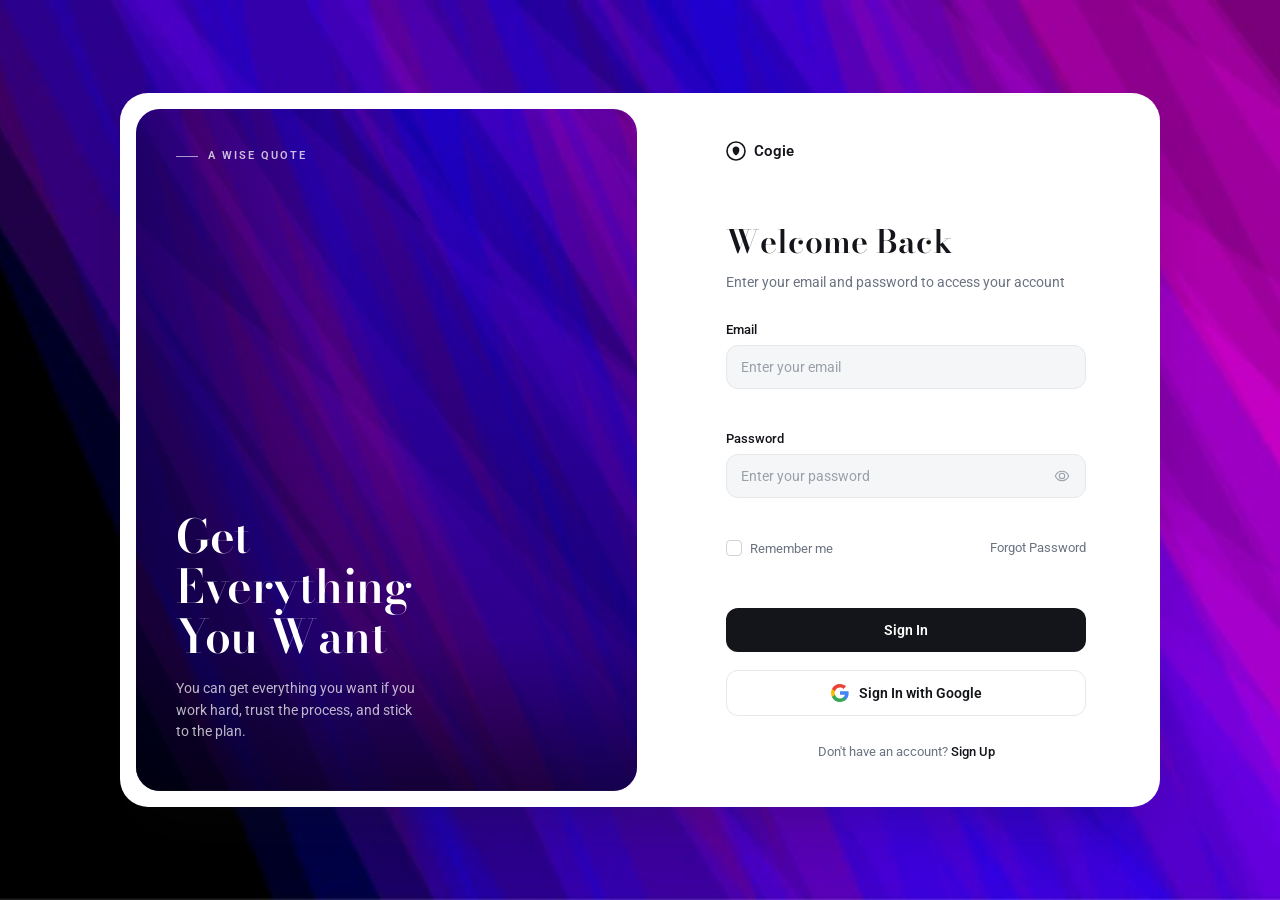
<file: index.html>
<!DOCTYPE html>
<html lang="en">
<head>
  <meta charset="UTF-8" />
  <meta name="viewport" content="width=device-width, initial-scale=1.0" />
  <title>Cogie | Welcome Back</title>
  <meta name="description" content="Sign in to your Cogie account" />
  <link rel="preconnect" href="https://fonts.googleapis.com" />
  <link rel="preconnect" href="https://fonts.gstatic.com" crossorigin />
  <link href="https://fonts.googleapis.com/css2?family=Bodoni+Moda:ital,wght@0,500;0,600;0,700;1,500&family=Roboto:wght@400;500;700&display=swap" rel="stylesheet" />
  <link rel="stylesheet" href="styles.css" />
</head>
<body>

  <main class="auth">
    <!-- LEFT PANEL: brand / visual -->
    <section class="auth__visual" aria-hidden="true">
      <div class="auth__blob" role="presentation"></div>

      <p class="auth__eyebrow">A wise quote</p>

      <div class="auth__hero">
        <h1 class="auth__hero-title">Get<br />Everything<br />You Want</h1>
        <p class="auth__hero-sub">
          You can get everything you want if you work hard,
          trust the process, and stick to the plan.
        </p>
      </div>
    </section>

    <!-- RIGHT PANEL: form -->
    <section class="auth__form-panel">
      <div class="auth__form-inner">

        <div class="brand">
          <span class="brand__mark">
            <svg width="20" height="20" viewBox="0 0 20 20" fill="none" xmlns="http://www.w3.org/2000/svg">
              <circle cx="10" cy="10" r="9" stroke="currentColor" stroke-width="1.6"/>
              <path d="M10 5.5c-1.9 0-3.4 1.5-3.4 3.4 0 1.9 1.5 4.6 3.4 5.6 1.9-1 3.4-3.7 3.4-5.6 0-1.9-1.5-3.4-3.4-3.4z" fill="currentColor"/>
            </svg>
          </span>
          <span class="brand__name">Cogie</span>
        </div>

        <div class="auth__copy">
          <h2 class="auth__title">Welcome Back</h2>
          <p class="auth__subtitle">Enter your email and password to access your account</p>
        </div>

        <form id="login-form" class="login-form" novalidate>

          <div class="field">
            <label for="email" class="field__label">Email</label>
            <input
              type="email"
              id="email"
              name="email"
              class="field__input"
              placeholder="Enter your email"
              autocomplete="email"
              required
              aria-required="true"
              aria-describedby="email-error"
            />
            <p id="email-error" class="field__error" role="alert" aria-live="polite"></p>
          </div>

          <div class="field">
            <label for="password" class="field__label">Password</label>
            <div class="field__input-wrap">
              <input
                type="password"
                id="password"
                name="password"
                class="field__input"
                placeholder="Enter your password"
                autocomplete="current-password"
                required
                aria-required="true"
                minlength="8"
                aria-describedby="password-error"
              />
              <button
                type="button"
                class="field__toggle"
                id="toggle-password"
                aria-label="Show password"
                aria-pressed="false"
              >
                <svg class="icon-eye" width="18" height="18" viewBox="0 0 24 24" fill="none" xmlns="http://www.w3.org/2000/svg" aria-hidden="true">
                  <path d="M2 12s3-7 10-7 10 7 10 7-3 7-10 7-10-7-10-7Z" stroke="currentColor" stroke-width="1.6" stroke-linecap="round" stroke-linejoin="round"/>
                  <circle cx="12" cy="12" r="4" stroke="currentColor" stroke-width="1.6"/>
                </svg>
                <svg class="icon-eye-off" width="18" height="18" viewBox="0 0 24 24" fill="none" xmlns="http://www.w3.org/2000/svg" aria-hidden="true" hidden>
                  <path d="M9.88 9.88a3 3 0 1 0 4.24 4.24" stroke="currentColor" stroke-width="1.6" stroke-linecap="round" stroke-linejoin="round"/>
                  <path d="M10.73 5.08A10.43 10.43 0 0 1 12 5c7 0 10 7 10 7a13.16 13.16 0 0 1-1.67 2.68" stroke="currentColor" stroke-width="1.6" stroke-linecap="round" stroke-linejoin="round"/>
                  <path d="M6.61 6.61A13.526 13.526 0 0 0 2 12s3 7 10 7a9.74 9.74 0 0 0 5.39-1.61" stroke="currentColor" stroke-width="1.6" stroke-linecap="round" stroke-linejoin="round"/>
                  <path d="M2 2l20 20" stroke="currentColor" stroke-width="1.6" stroke-linecap="round" stroke-linejoin="round"/>
                </svg>
              </button>
            </div>
            <p id="password-error" class="field__error" role="alert" aria-live="polite"></p>
          </div>

          <div class="field field--row">
            <label class="checkbox">
              <input type="checkbox" id="remember" name="remember" />
              <span class="checkbox__box" aria-hidden="true"></span>
              <span class="checkbox__label">Remember me</span>
            </label>
            <a href="forgot-password.html" class="link link--muted">Forgot Password</a>
          </div>

          <p id="form-status" class="form-status" role="alert" aria-live="polite"></p>

          <button type="submit" class="btn btn--primary">
            <span class="btn__label">Sign In</span>
            <span class="btn__spinner" aria-hidden="true" hidden></span>
          </button>

          <button type="button" class="btn btn--google">
            <svg width="18" height="18" viewBox="0 0 18 18" xmlns="http://www.w3.org/2000/svg" aria-hidden="true">
              <path d="M17.64 9.2c0-.64-.06-1.25-.16-1.84H9v3.48h4.84a4.14 4.14 0 0 1-1.8 2.72v2.26h2.9c1.7-1.57 2.7-3.88 2.7-6.62Z" fill="#4285F4"/>
              <path d="M9 18c2.43 0 4.47-.8 5.96-2.18l-2.9-2.26c-.8.54-1.84.86-3.06.86-2.35 0-4.34-1.59-5.05-3.72H.95v2.33A9 9 0 0 0 9 18Z" fill="#34A853"/>
              <path d="M3.95 10.7A5.4 5.4 0 0 1 3.67 9c0-.59.1-1.17.28-1.7V4.97H.95A9 9 0 0 0 0 9c0 1.45.35 2.83.95 4.03l3-2.33Z" fill="#FBBC05"/>
              <path d="M9 3.58c1.32 0 2.51.46 3.44 1.35l2.58-2.58C13.46.89 11.43 0 9 0A9 9 0 0 0 .95 4.97l3 2.33C4.66 5.17 6.65 3.58 9 3.58Z" fill="#EA4335"/>
            </svg>
            <span>Sign In with Google</span>
          </button>
        </form>

        <p class="auth__footer">
          Don't have an account? <a href="signup.html" class="link">Sign Up</a>
        </p>
      </div>
    </section>
  </main>

  <script src="script.js"></script>
</body>
</html>
</file>
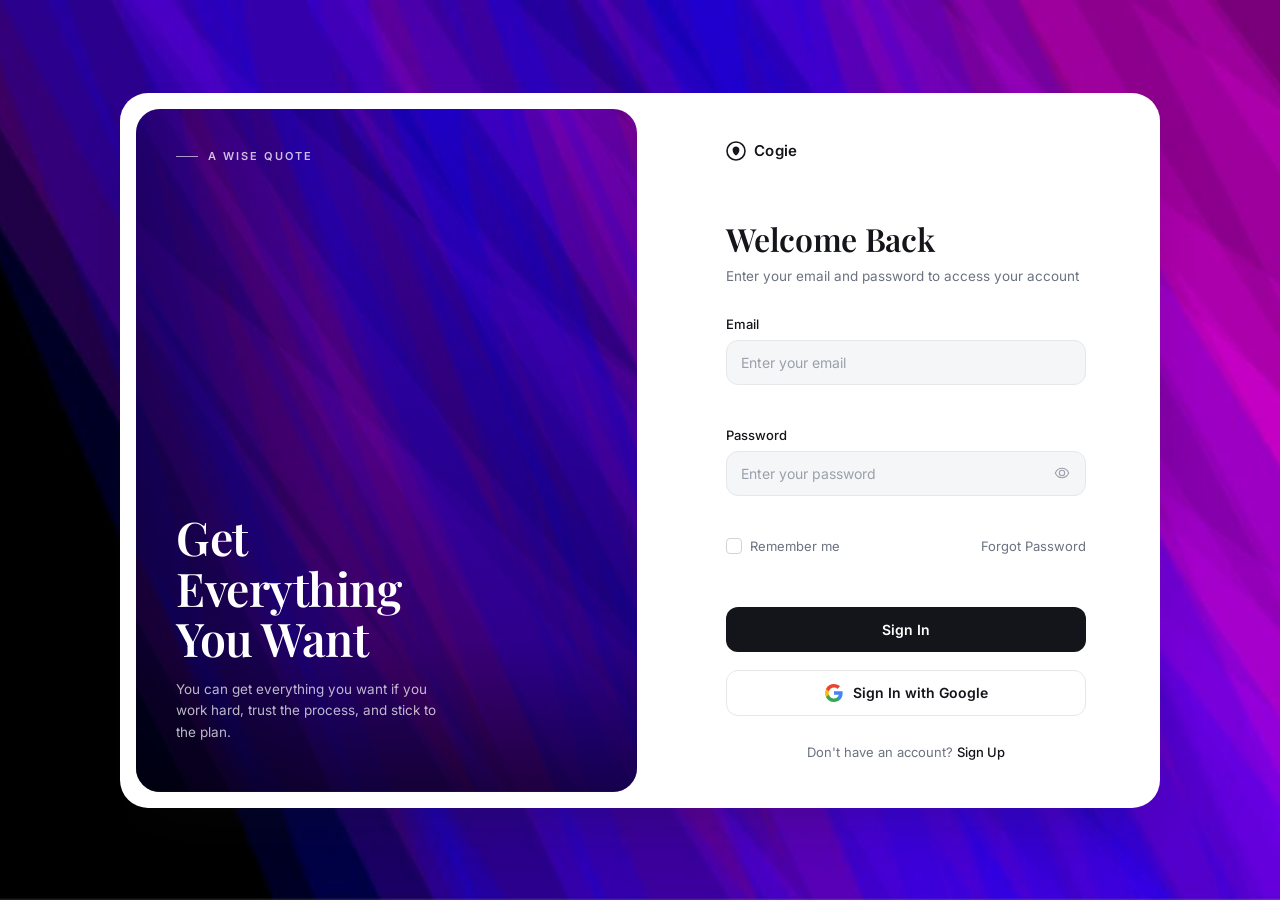
<file: cogie-login/index.html>
<!DOCTYPE html>
<html lang="en">
<head>
  <meta charset="UTF-8" />
  <meta name="viewport" content="width=device-width, initial-scale=1.0" />
  <title>Cogie | Welcome Back</title>
  <meta name="description" content="Sign in to your Cogie account" />
  <link rel="preconnect" href="https://fonts.googleapis.com" />
  <link rel="preconnect" href="https://fonts.gstatic.com" crossorigin />
  <link href="https://fonts.googleapis.com/css2?family=Playfair+Display:ital,wght@0,500;0,600;0,700;1,500&family=Inter:wght@400;500;600;700&display=swap" rel="stylesheet" />
  <link rel="stylesheet" href="styles.css" />
</head>
<body>

  <main class="auth">
    <!-- LEFT PANEL: brand / visual -->
    <section class="auth__visual" aria-hidden="true">
      <div class="auth__blob" role="presentation"></div>

      <p class="auth__eyebrow">A wise quote</p>

      <div class="auth__hero">
        <h1 class="auth__hero-title">Get<br />Everything<br />You Want</h1>
        <p class="auth__hero-sub">
          You can get everything you want if you work hard,
          trust the process, and stick to the plan.
        </p>
      </div>
    </section>

    <!-- RIGHT PANEL: form -->
    <section class="auth__form-panel">
      <div class="auth__form-inner">

        <div class="brand">
          <span class="brand__mark">
            <svg width="20" height="20" viewBox="0 0 20 20" fill="none" xmlns="http://www.w3.org/2000/svg">
              <circle cx="10" cy="10" r="9" stroke="currentColor" stroke-width="1.6"/>
              <path d="M10 5.5c-1.9 0-3.4 1.5-3.4 3.4 0 1.9 1.5 4.6 3.4 5.6 1.9-1 3.4-3.7 3.4-5.6 0-1.9-1.5-3.4-3.4-3.4z" fill="currentColor"/>
            </svg>
          </span>
          <span class="brand__name">Cogie</span>
        </div>

        <div class="auth__copy">
          <h2 class="auth__title">Welcome Back</h2>
          <p class="auth__subtitle">Enter your email and password to access your account</p>
        </div>

        <form id="login-form" class="login-form" novalidate>

          <div class="field">
            <label for="email" class="field__label">Email</label>
            <input
              type="email"
              id="email"
              name="email"
              class="field__input"
              placeholder="Enter your email"
              autocomplete="email"
              required
              aria-required="true"
              aria-describedby="email-error"
            />
            <p id="email-error" class="field__error" role="alert" aria-live="polite"></p>
          </div>

          <div class="field">
            <label for="password" class="field__label">Password</label>
            <div class="field__input-wrap">
              <input
                type="password"
                id="password"
                name="password"
                class="field__input"
                placeholder="Enter your password"
                autocomplete="current-password"
                required
                aria-required="true"
                minlength="8"
                aria-describedby="password-error"
              />
              <button
                type="button"
                class="field__toggle"
                id="toggle-password"
                aria-label="Show password"
                aria-pressed="false"
              >
                <svg class="icon-eye" width="18" height="18" viewBox="0 0 24 24" fill="none" xmlns="http://www.w3.org/2000/svg" aria-hidden="true">
                  <path d="M2 12s3-7 10-7 10 7 10 7-3 7-10 7-10-7-10-7Z" stroke="currentColor" stroke-width="1.6" stroke-linecap="round" stroke-linejoin="round"/>
                  <circle cx="12" cy="12" r="4" stroke="currentColor" stroke-width="1.6"/>
                </svg>
                <svg class="icon-eye-off" width="18" height="18" viewBox="0 0 24 24" fill="none" xmlns="http://www.w3.org/2000/svg" aria-hidden="true" hidden>
                  <path d="M9.88 9.88a3 3 0 1 0 4.24 4.24" stroke="currentColor" stroke-width="1.6" stroke-linecap="round" stroke-linejoin="round"/>
                  <path d="M10.73 5.08A10.43 10.43 0 0 1 12 5c7 0 10 7 10 7a13.16 13.16 0 0 1-1.67 2.68" stroke="currentColor" stroke-width="1.6" stroke-linecap="round" stroke-linejoin="round"/>
                  <path d="M6.61 6.61A13.526 13.526 0 0 0 2 12s3 7 10 7a9.74 9.74 0 0 0 5.39-1.61" stroke="currentColor" stroke-width="1.6" stroke-linecap="round" stroke-linejoin="round"/>
                  <path d="M2 2l20 20" stroke="currentColor" stroke-width="1.6" stroke-linecap="round" stroke-linejoin="round"/>
                </svg>
              </button>
            </div>
            <p id="password-error" class="field__error" role="alert" aria-live="polite"></p>
          </div>

          <div class="field field--row">
            <label class="checkbox">
              <input type="checkbox" id="remember" name="remember" />
              <span class="checkbox__box" aria-hidden="true"></span>
              <span class="checkbox__label">Remember me</span>
            </label>
            <a href="forgot-password.html" class="link link--muted">Forgot Password</a>
          </div>

          <p id="form-status" class="form-status" role="alert" aria-live="polite"></p>

          <button type="submit" class="btn btn--primary">
            <span class="btn__label">Sign In</span>
            <span class="btn__spinner" aria-hidden="true" hidden></span>
          </button>

          <button type="button" class="btn btn--google">
            <svg width="18" height="18" viewBox="0 0 18 18" xmlns="http://www.w3.org/2000/svg" aria-hidden="true">
              <path d="M17.64 9.2c0-.64-.06-1.25-.16-1.84H9v3.48h4.84a4.14 4.14 0 0 1-1.8 2.72v2.26h2.9c1.7-1.57 2.7-3.88 2.7-6.62Z" fill="#4285F4"/>
              <path d="M9 18c2.43 0 4.47-.8 5.96-2.18l-2.9-2.26c-.8.54-1.84.86-3.06.86-2.35 0-4.34-1.59-5.05-3.72H.95v2.33A9 9 0 0 0 9 18Z" fill="#34A853"/>
              <path d="M3.95 10.7A5.4 5.4 0 0 1 3.67 9c0-.59.1-1.17.28-1.7V4.97H.95A9 9 0 0 0 0 9c0 1.45.35 2.83.95 4.03l3-2.33Z" fill="#FBBC05"/>
              <path d="M9 3.58c1.32 0 2.51.46 3.44 1.35l2.58-2.58C13.46.89 11.43 0 9 0A9 9 0 0 0 .95 4.97l3 2.33C4.66 5.17 6.65 3.58 9 3.58Z" fill="#EA4335"/>
            </svg>
            <span>Sign In with Google</span>
          </button>
        </form>

        <p class="auth__footer">
          Don't have an account? <a href="signup.html" class="link">Sign Up</a>
        </p>
      </div>
    </section>
  </main>

  <script src="script.js"></script>
</body>
</html>
</file>
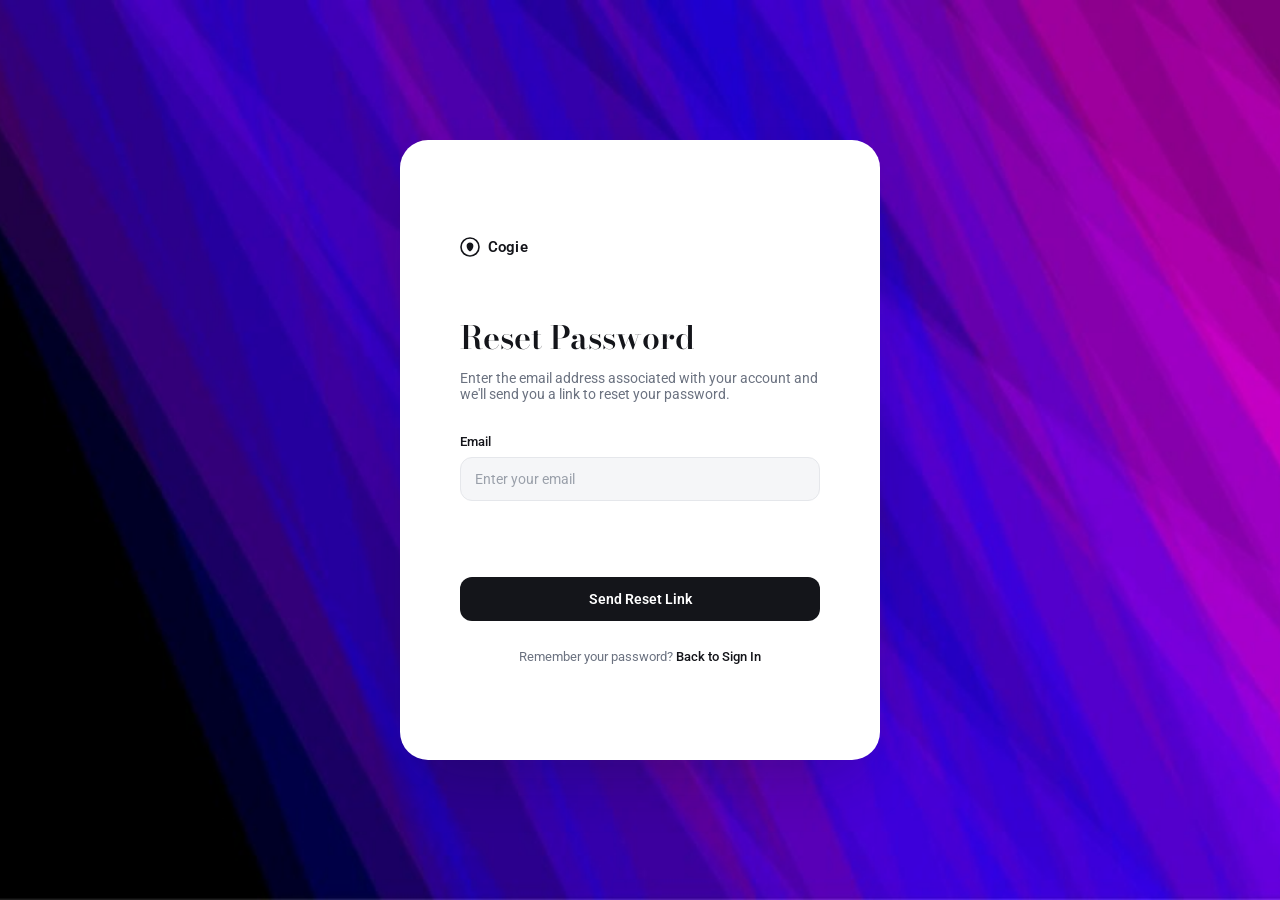
<file: forgot-password.html>
<!DOCTYPE html>
<html lang="en">
<head>
  <meta charset="UTF-8" />
  <meta name="viewport" content="width=device-width, initial-scale=1.0" />
  <title>Cogie | Forgot Password</title>
  <meta name="description" content="Recover your Cogie account password" />
  <link rel="preconnect" href="https://fonts.googleapis.com" />
  <link rel="preconnect" href="https://fonts.gstatic.com" crossorigin />
  <link href="https://fonts.googleapis.com/css2?family=Bodoni+Moda:ital,wght@0,500;0,600;0,700;1,500&family=Roboto:wght@400;500;700&display=swap" rel="stylesheet" />
  <link rel="stylesheet" href="styles.css" />
</head>
<body class="page-enter">

  <main class="auth auth--single">
    <section class="auth__form-panel auth__form-panel--full">
      <div class="auth__form-inner fade-in-up">

        <div class="brand">
          <span class="brand__mark">
            <svg width="20" height="20" viewBox="0 0 20 20" fill="none" xmlns="http://www.w3.org/2000/svg">
              <circle cx="10" cy="10" r="9" stroke="currentColor" stroke-width="1.6"/>
              <path d="M10 5.5c-1.9 0-3.4 1.5-3.4 3.4 0 1.9 1.5 4.6 3.4 5.6 1.9-1 3.4-3.7 3.4-5.6 0-1.9-1.5-3.4-3.4-3.4z" fill="currentColor"/>
            </svg>
          </span>
          <span class="brand__name">Cogie</span>
        </div>

        <div class="auth__copy">
          <h2 class="auth__title">Reset Password</h2>
          <p class="auth__subtitle">Enter the email address associated with your account and we'll send you a link to reset your password.</p>
        </div>

        <form id="forgot-form" class="login-form" novalidate>

          <div class="field">
            <label for="email" class="field__label">Email</label>
            <input
              type="email"
              id="email"
              name="email"
              class="field__input"
              placeholder="Enter your email"
              autocomplete="email"
              required
              aria-required="true"
            />
            <p id="email-error" class="field__error" role="alert" aria-live="polite"></p>
          </div>

          <p id="form-status" class="form-status" role="alert" aria-live="polite"></p>

          <button type="submit" class="btn btn--primary btn--animate">
            <span class="btn__label">Send Reset Link</span>
            <span class="btn__spinner" aria-hidden="true" hidden></span>
          </button>

        </form>

        <p class="auth__footer">
          Remember your password? <a href="index.html" class="link">Back to Sign In</a>
        </p>
      </div>
    </section>
  </main>

  <script src="script.js"></script>
</body>
</html>
</file>
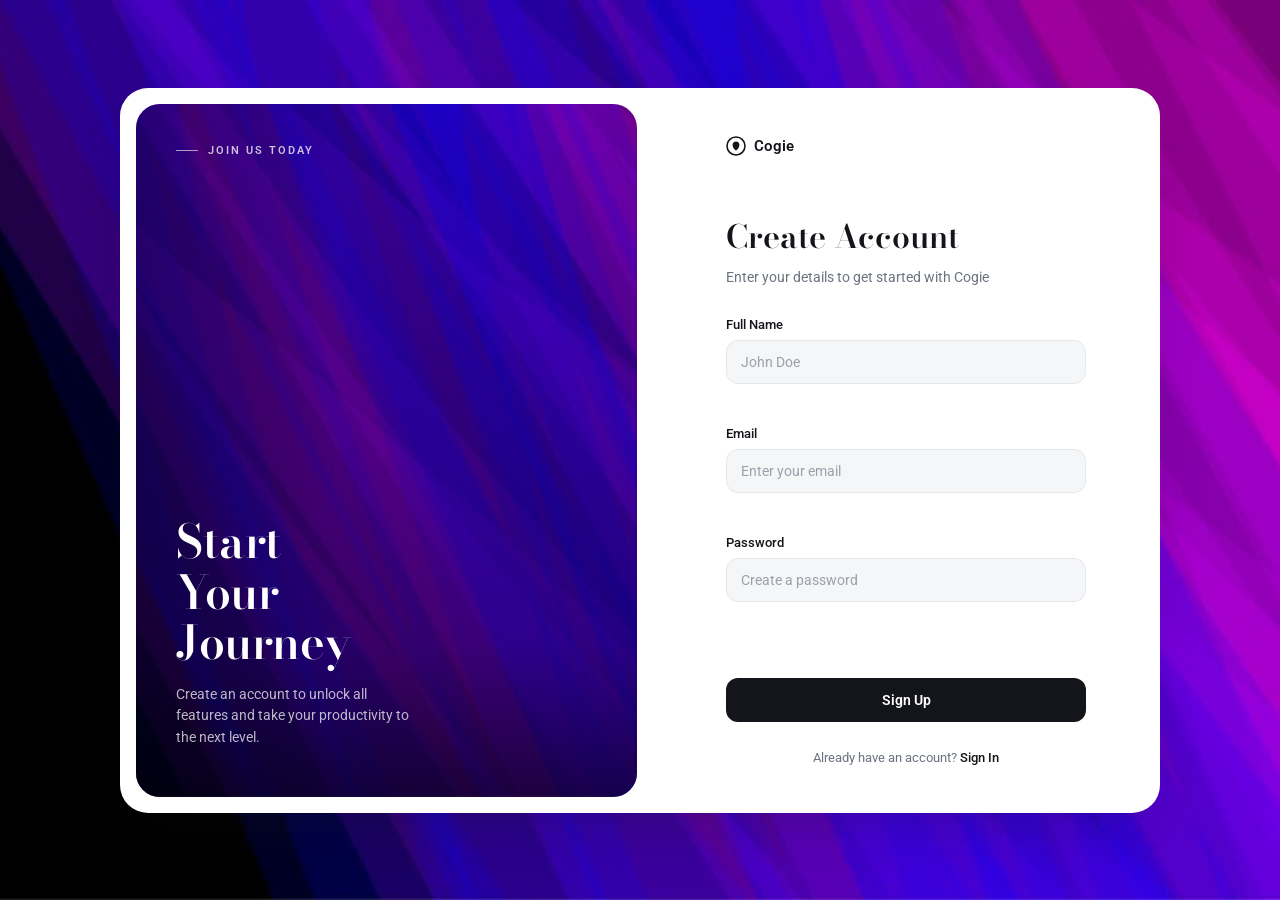
<file: signup.html>
<!DOCTYPE html>
<html lang="en">
<head>
  <meta charset="UTF-8" />
  <meta name="viewport" content="width=device-width, initial-scale=1.0" />
  <title>Cogie | Sign Up</title>
  <meta name="description" content="Create a new Cogie account" />
  <link rel="preconnect" href="https://fonts.googleapis.com" />
  <link rel="preconnect" href="https://fonts.gstatic.com" crossorigin />
  <link href="https://fonts.googleapis.com/css2?family=Bodoni+Moda:ital,wght@0,500;0,600;0,700;1,500&family=Roboto:wght@400;500;700&display=swap" rel="stylesheet" />
  <link rel="stylesheet" href="styles.css" />
</head>
<body class="page-enter">

  <main class="auth auth--signup">
    <!-- LEFT PANEL: brand / visual -->
    <section class="auth__visual" aria-hidden="true">
      <div class="auth__blob" role="presentation"></div>

      <p class="auth__eyebrow">Join Us Today</p>

      <div class="auth__hero">
        <h1 class="auth__hero-title">Start<br />Your<br />Journey</h1>
        <p class="auth__hero-sub">
          Create an account to unlock all features and take your productivity to the next level.
        </p>
      </div>
    </section>

    <!-- RIGHT PANEL: form -->
    <section class="auth__form-panel">
      <div class="auth__form-inner fade-in-up">

        <div class="brand">
          <span class="brand__mark">
            <svg width="20" height="20" viewBox="0 0 20 20" fill="none" xmlns="http://www.w3.org/2000/svg">
              <circle cx="10" cy="10" r="9" stroke="currentColor" stroke-width="1.6"/>
              <path d="M10 5.5c-1.9 0-3.4 1.5-3.4 3.4 0 1.9 1.5 4.6 3.4 5.6 1.9-1 3.4-3.7 3.4-5.6 0-1.9-1.5-3.4-3.4-3.4z" fill="currentColor"/>
            </svg>
          </span>
          <span class="brand__name">Cogie</span>
        </div>

        <div class="auth__copy">
          <h2 class="auth__title">Create Account</h2>
          <p class="auth__subtitle">Enter your details to get started with Cogie</p>
        </div>

        <form id="signup-form" class="login-form" novalidate>

          <div class="field">
            <label for="fullname" class="field__label">Full Name</label>
            <input
              type="text"
              id="fullname"
              name="fullname"
              class="field__input"
              placeholder="John Doe"
              autocomplete="name"
              required
              aria-required="true"
            />
            <p id="fullname-error" class="field__error" role="alert" aria-live="polite"></p>
          </div>

          <div class="field">
            <label for="email" class="field__label">Email</label>
            <input
              type="email"
              id="email"
              name="email"
              class="field__input"
              placeholder="Enter your email"
              autocomplete="email"
              required
              aria-required="true"
            />
            <p id="email-error" class="field__error" role="alert" aria-live="polite"></p>
          </div>

          <div class="field">
            <label for="password" class="field__label">Password</label>
            <div class="field__input-wrap">
              <input
                type="password"
                id="password"
                name="password"
                class="field__input"
                placeholder="Create a password"
                autocomplete="new-password"
                required
                aria-required="true"
                minlength="8"
              />
            </div>
            <p id="password-error" class="field__error" role="alert" aria-live="polite"></p>
          </div>

          <p id="form-status" class="form-status" role="alert" aria-live="polite"></p>

          <button type="submit" class="btn btn--primary btn--animate">
            <span class="btn__label">Sign Up</span>
            <span class="btn__spinner" aria-hidden="true" hidden></span>
          </button>
          
        </form>

        <p class="auth__footer">
          Already have an account? <a href="index.html" class="link">Sign In</a>
        </p>
      </div>
    </section>
  </main>

  <script src="script.js"></script>
</body>
</html>
</file>
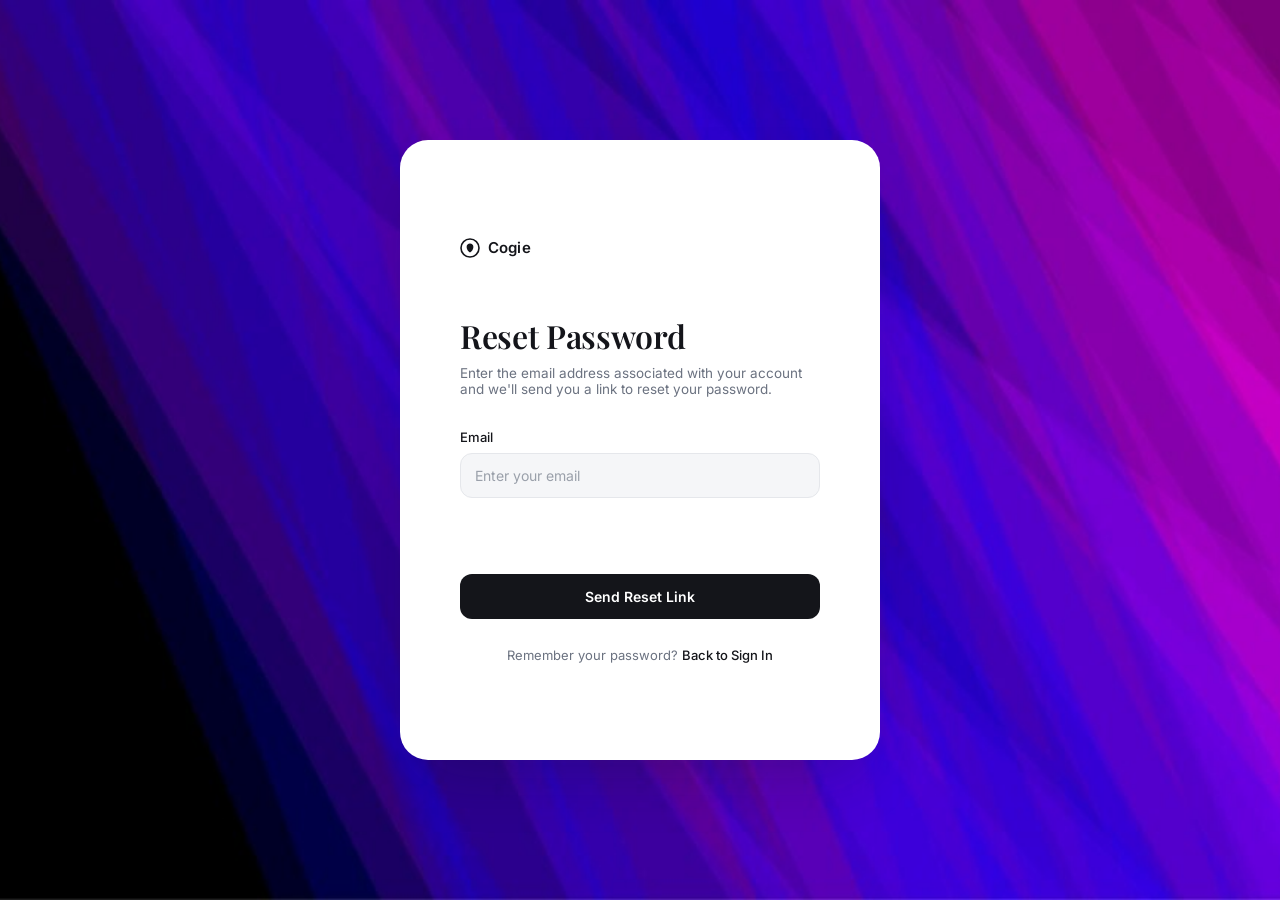
<file: cogie-login/forgot-password.html>
<!DOCTYPE html>
<html lang="en">
<head>
  <meta charset="UTF-8" />
  <meta name="viewport" content="width=device-width, initial-scale=1.0" />
  <title>Cogie | Forgot Password</title>
  <meta name="description" content="Recover your Cogie account password" />
  <link rel="preconnect" href="https://fonts.googleapis.com" />
  <link rel="preconnect" href="https://fonts.gstatic.com" crossorigin />
  <link href="https://fonts.googleapis.com/css2?family=Playfair+Display:ital,wght@0,500;0,600;0,700;1,500&family=Inter:wght@400;500;600;700&display=swap" rel="stylesheet" />
  <link rel="stylesheet" href="styles.css" />
</head>
<body class="page-enter">

  <main class="auth auth--single">
    <section class="auth__form-panel auth__form-panel--full">
      <div class="auth__form-inner fade-in-up">

        <div class="brand">
          <span class="brand__mark">
            <svg width="20" height="20" viewBox="0 0 20 20" fill="none" xmlns="http://www.w3.org/2000/svg">
              <circle cx="10" cy="10" r="9" stroke="currentColor" stroke-width="1.6"/>
              <path d="M10 5.5c-1.9 0-3.4 1.5-3.4 3.4 0 1.9 1.5 4.6 3.4 5.6 1.9-1 3.4-3.7 3.4-5.6 0-1.9-1.5-3.4-3.4-3.4z" fill="currentColor"/>
            </svg>
          </span>
          <span class="brand__name">Cogie</span>
        </div>

        <div class="auth__copy">
          <h2 class="auth__title">Reset Password</h2>
          <p class="auth__subtitle">Enter the email address associated with your account and we'll send you a link to reset your password.</p>
        </div>

        <form id="forgot-form" class="login-form" novalidate>

          <div class="field">
            <label for="email" class="field__label">Email</label>
            <input
              type="email"
              id="email"
              name="email"
              class="field__input"
              placeholder="Enter your email"
              autocomplete="email"
              required
              aria-required="true"
            />
            <p id="email-error" class="field__error" role="alert" aria-live="polite"></p>
          </div>

          <p id="form-status" class="form-status" role="alert" aria-live="polite"></p>

          <button type="submit" class="btn btn--primary btn--animate">
            <span class="btn__label">Send Reset Link</span>
            <span class="btn__spinner" aria-hidden="true" hidden></span>
          </button>

        </form>

        <p class="auth__footer">
          Remember your password? <a href="index.html" class="link">Back to Sign In</a>
        </p>
      </div>
    </section>
  </main>

  <script src="script.js"></script>
</body>
</html>
</file>
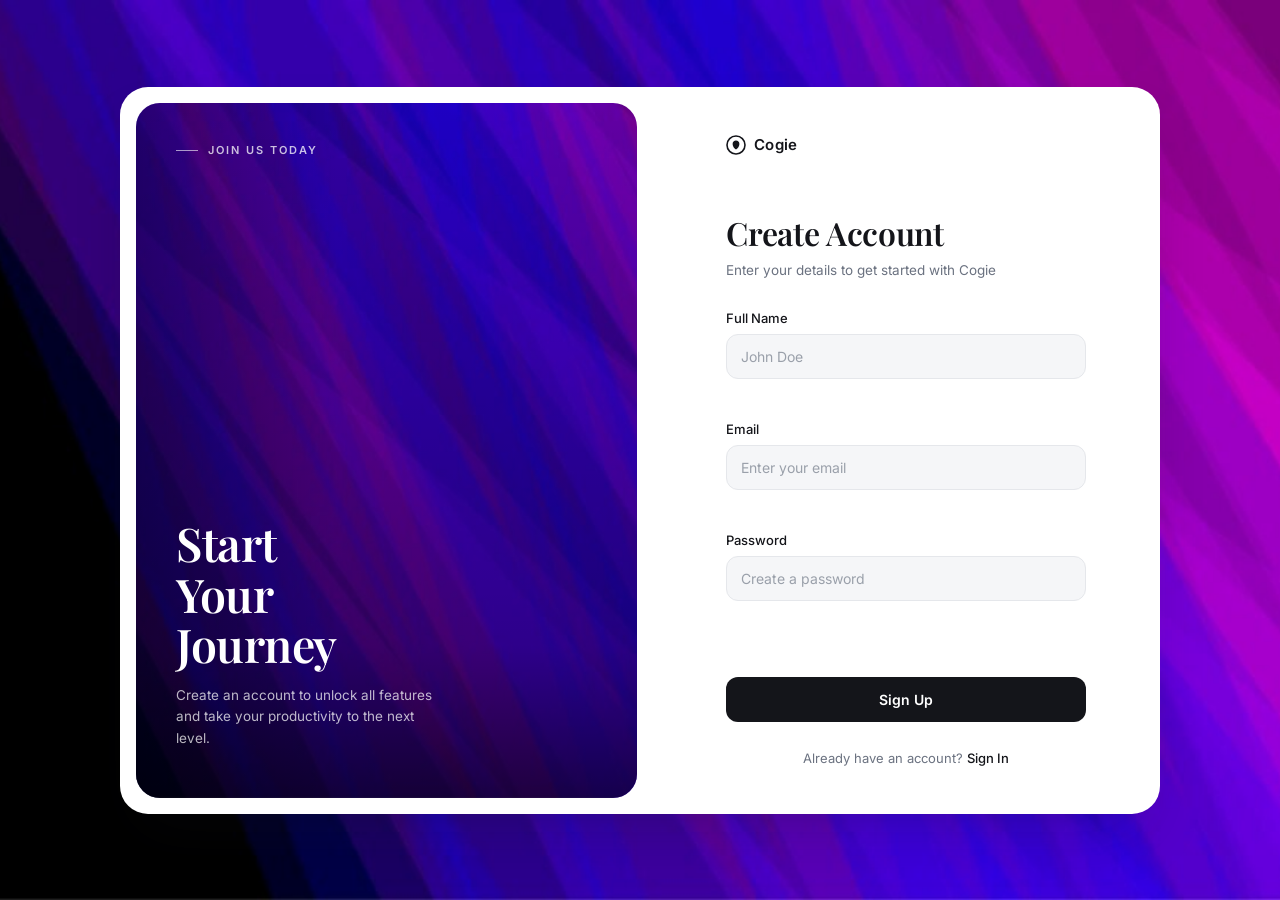
<file: cogie-login/signup.html>
<!DOCTYPE html>
<html lang="en">
<head>
  <meta charset="UTF-8" />
  <meta name="viewport" content="width=device-width, initial-scale=1.0" />
  <title>Cogie | Sign Up</title>
  <meta name="description" content="Create a new Cogie account" />
  <link rel="preconnect" href="https://fonts.googleapis.com" />
  <link rel="preconnect" href="https://fonts.gstatic.com" crossorigin />
  <link href="https://fonts.googleapis.com/css2?family=Playfair+Display:ital,wght@0,500;0,600;0,700;1,500&family=Inter:wght@400;500;600;700&display=swap" rel="stylesheet" />
  <link rel="stylesheet" href="styles.css" />
</head>
<body class="page-enter">

  <main class="auth auth--signup">
    <!-- LEFT PANEL: brand / visual -->
    <section class="auth__visual" aria-hidden="true">
      <div class="auth__blob" role="presentation"></div>

      <p class="auth__eyebrow">Join Us Today</p>

      <div class="auth__hero">
        <h1 class="auth__hero-title">Start<br />Your<br />Journey</h1>
        <p class="auth__hero-sub">
          Create an account to unlock all features and take your productivity to the next level.
        </p>
      </div>
    </section>

    <!-- RIGHT PANEL: form -->
    <section class="auth__form-panel">
      <div class="auth__form-inner fade-in-up">

        <div class="brand">
          <span class="brand__mark">
            <svg width="20" height="20" viewBox="0 0 20 20" fill="none" xmlns="http://www.w3.org/2000/svg">
              <circle cx="10" cy="10" r="9" stroke="currentColor" stroke-width="1.6"/>
              <path d="M10 5.5c-1.9 0-3.4 1.5-3.4 3.4 0 1.9 1.5 4.6 3.4 5.6 1.9-1 3.4-3.7 3.4-5.6 0-1.9-1.5-3.4-3.4-3.4z" fill="currentColor"/>
            </svg>
          </span>
          <span class="brand__name">Cogie</span>
        </div>

        <div class="auth__copy">
          <h2 class="auth__title">Create Account</h2>
          <p class="auth__subtitle">Enter your details to get started with Cogie</p>
        </div>

        <form id="signup-form" class="login-form" novalidate>

          <div class="field">
            <label for="fullname" class="field__label">Full Name</label>
            <input
              type="text"
              id="fullname"
              name="fullname"
              class="field__input"
              placeholder="John Doe"
              autocomplete="name"
              required
              aria-required="true"
            />
            <p id="fullname-error" class="field__error" role="alert" aria-live="polite"></p>
          </div>

          <div class="field">
            <label for="email" class="field__label">Email</label>
            <input
              type="email"
              id="email"
              name="email"
              class="field__input"
              placeholder="Enter your email"
              autocomplete="email"
              required
              aria-required="true"
            />
            <p id="email-error" class="field__error" role="alert" aria-live="polite"></p>
          </div>

          <div class="field">
            <label for="password" class="field__label">Password</label>
            <div class="field__input-wrap">
              <input
                type="password"
                id="password"
                name="password"
                class="field__input"
                placeholder="Create a password"
                autocomplete="new-password"
                required
                aria-required="true"
                minlength="8"
              />
            </div>
            <p id="password-error" class="field__error" role="alert" aria-live="polite"></p>
          </div>

          <p id="form-status" class="form-status" role="alert" aria-live="polite"></p>

          <button type="submit" class="btn btn--primary btn--animate">
            <span class="btn__label">Sign Up</span>
            <span class="btn__spinner" aria-hidden="true" hidden></span>
          </button>
          
        </form>

        <p class="auth__footer">
          Already have an account? <a href="index.html" class="link">Sign In</a>
        </p>
      </div>
    </section>
  </main>

  <script src="script.js"></script>
</body>
</html>
</file>
<file: styles.css>
/* ==========================================================================
   Cogie — Login Page
   Fonts: Bodoni Moda (display) + Roboto (body/UI)
   ========================================================================== */

:root {
  --color-bg: #eef0f3;
  --color-card-bg: #ffffff;
  --color-ink: #14151a;
  --color-ink-soft: #6b7280;
  --color-border: #e5e7eb;
  --color-input-bg: #f5f6f8;
  --color-focus: #2f6fed;
  --color-danger: #d5432f;
  --color-btn: #14151a;
  --color-btn-hover: #000000;

  --radius-card: 28px;
  --radius-control: 12px;

  --font-display: "Bodoni Moda", "Georgia", serif;
  --font-body: "Roboto", -apple-system, BlinkMacSystemFont, "Segoe UI", sans-serif;

  --shadow-card: 0 30px 60px -20px rgba(20, 21, 26, 0.25);
}

* {
  box-sizing: border-box;
}

[hidden] {
  display: none !important;
}

html, body {
  height: 100%;
}

body {
  margin: 0;
  background: url('screenshots/bg_image.jpg') no-repeat center center/cover;
  font-family: var(--font-body);
  color: var(--color-ink);
  display: flex;
  align-items: center;
  justify-content: center;
  min-height: 100vh;
  padding: 32px 16px;
}

/* Respect reduced motion */
@media (prefers-reduced-motion: reduce) {
  * {
    animation-duration: 0.001ms !important;
    animation-iteration-count: 1 !important;
    transition-duration: 0.001ms !important;
  }
}

/* ==========================================================================
   Layout shell
   ========================================================================== */

.auth {
  width: 100%;
  max-width: 1040px;
  min-height: 620px;
  display: grid;
  grid-template-columns: 1.05fr 1fr;
  background: var(--color-card-bg);
  border-radius: var(--radius-card);
  overflow: hidden;
  box-shadow: var(--shadow-card);
}

/* ==========================================================================
   Left visual panel
   ========================================================================== */

.auth__visual {
  position: relative;
  overflow: hidden;
  background: url('screenshots/bg_image.jpg') no-repeat center center/cover;
  margin: 16px;
  border-radius: 24px;
  display: flex;
  flex-direction: column;
  justify-content: flex-end;
  padding: 40px 40px 48px;
  color: #fff;
  isolation: isolate;
}

.auth__blob {
  display: none;
}

.auth__visual::after {
  /* subtle grain / depth vignette so gradient reads as premium, not flat */
  content: "";
  position: absolute;
  inset: 0;
  z-index: 1;
  background:
    linear-gradient(180deg, rgba(0,0,0,0.05) 0%, rgba(0,0,0,0.35) 78%, rgba(0,0,0,0.65) 100%),
    linear-gradient(90deg, rgba(0,0,0,0.35) 0%, rgba(0,0,0,0) 40%);
  pointer-events: none;
}

.auth__eyebrow {
  position: relative;
  z-index: 2;
  margin: 0 0 auto;
  font-family: var(--font-body);
  font-size: 11px;
  font-weight: 600;
  letter-spacing: 0.18em;
  text-transform: uppercase;
  color: rgba(255, 255, 255, 0.75);
}

.auth__eyebrow::before {
  content: "";
  display: inline-block;
  width: 22px;
  height: 1px;
  background: rgba(255, 255, 255, 0.6);
  margin-right: 10px;
  vertical-align: middle;
}

.auth__hero {
  position: relative;
  z-index: 2;
  margin-top: 220px;
}

.auth__hero-title {
  font-family: var(--font-display);
  font-weight: 600;
  font-size: clamp(2.2rem, 4vw, 2.9rem);
  line-height: 1.08;
  margin: 0 0 16px;
  letter-spacing: -0.01em;
}

.auth__hero-sub {
  font-family: var(--font-body);
  font-size: 13.5px;
  line-height: 1.6;
  color: rgba(255, 255, 255, 0.72);
  max-width: 30ch;
  margin: 0;
}

/* ==========================================================================
   Right form panel
   ========================================================================== */

.auth__form-panel {
  display: flex;
  align-items: center;
  justify-content: center;
  padding: 48px 44px;
}

.auth__form-inner {
  width: 100%;
  max-width: 360px;
}

.brand {
  display: flex;
  align-items: center;
  gap: 8px;
  margin-bottom: 56px;
  color: var(--color-ink);
}

.brand__mark {
  display: inline-flex;
  color: var(--color-ink);
}

.brand__name {
  font-family: var(--font-body);
  font-weight: 600;
  font-size: 15px;
  letter-spacing: 0.01em;
}

.auth__copy {
  margin-bottom: 32px;
}

.auth__title {
  font-family: var(--font-display);
  font-weight: 600;
  font-size: 2rem;
  margin: 0 0 8px;
}

.auth__subtitle {
  font-family: var(--font-body);
  font-size: 13.5px;
  color: var(--color-ink-soft);
  margin: 0;
}

/* ==========================================================================
   Form controls
   ========================================================================== */

.login-form {
  display: flex;
  flex-direction: column;
  gap: 18px;
}

.field {
  display: flex;
  flex-direction: column;
  gap: 8px;
}

.field__label {
  font-size: 13px;
  font-weight: 500;
  color: var(--color-ink);
}

.field__input-wrap {
  position: relative;
  display: flex;
  align-items: center;
}

.field__input {
  width: 100%;
  font-family: var(--font-body);
  font-size: 14px;
  padding: 13px 14px;
  border-radius: var(--radius-control);
  border: 1px solid var(--color-border);
  background: var(--color-input-bg);
  color: var(--color-ink);
  outline: none;
  transition: border-color 0.15s ease, box-shadow 0.15s ease, background 0.15s ease;
}

.field__input::placeholder {
  color: #9aa0aa;
}

.field__input:hover {
  border-color: #d6d9de;
}

.field__input:focus-visible,
.field__input:focus {
  border-color: var(--color-focus);
  background: #fff;
  box-shadow: 0 0 0 3px rgba(47, 111, 237, 0.15);
}

.field__input[aria-invalid="true"] {
  border-color: var(--color-danger);
  background: #fdf3f1;
}

.field__input[aria-invalid="true"]:focus {
  box-shadow: 0 0 0 3px rgba(213, 67, 47, 0.15);
}

.field__input-wrap .field__input {
  padding-right: 42px;
}

.field__toggle {
  position: absolute;
  right: 10px;
  display: inline-flex;
  align-items: center;
  justify-content: center;
  width: 28px;
  height: 28px;
  border: none;
  background: transparent;
  color: #9aa0aa;
  cursor: pointer;
  border-radius: 8px;
}

.field__toggle:hover {
  color: var(--color-ink-soft);
}

.field__toggle:focus-visible {
  outline: 2px solid var(--color-focus);
  outline-offset: 1px;
}

.field__error {
  min-height: 16px;
  margin: 0;
  font-size: 12px;
  color: var(--color-danger);
}

.field--row {
  flex-direction: row;
  align-items: center;
  justify-content: space-between;
}

/* Checkbox */

.checkbox {
  display: inline-flex;
  align-items: center;
  gap: 8px;
  cursor: pointer;
  font-size: 13px;
  color: var(--color-ink-soft);
  user-select: none;
}

.checkbox input {
  position: absolute;
  opacity: 0;
  width: 1px;
  height: 1px;
}

.checkbox__box {
  width: 16px;
  height: 16px;
  border-radius: 4px;
  border: 1.5px solid #cfd3d9;
  background: #fff;
  display: inline-flex;
  align-items: center;
  justify-content: center;
  flex-shrink: 0;
  transition: background 0.15s ease, border-color 0.15s ease;
}

.checkbox__box::after {
  content: "";
  width: 4px;
  height: 8px;
  border: solid #fff;
  border-width: 0 2px 2px 0;
  transform: rotate(45deg) translate(-1px, -1px);
  opacity: 0;
}

.checkbox input:checked + .checkbox__box {
  background: var(--color-ink);
  border-color: var(--color-ink);
}

.checkbox input:checked + .checkbox__box::after {
  opacity: 1;
}

.checkbox input:focus-visible + .checkbox__box {
  outline: 2px solid var(--color-focus);
  outline-offset: 2px;
}

/* Links */

.link {
  color: var(--color-ink);
  font-weight: 500;
  text-decoration: none;
  border-bottom: 1px solid transparent;
}

.link:hover,
.link:focus-visible {
  border-bottom-color: currentColor;
}

.link--muted {
  color: var(--color-ink-soft);
  font-size: 13px;
  font-weight: 400;
}

/* Buttons */

.btn {
  display: inline-flex;
  align-items: center;
  justify-content: center;
  gap: 10px;
  width: 100%;
  padding: 13px 16px;
  border-radius: var(--radius-control);
  font-family: var(--font-body);
  font-size: 14px;
  font-weight: 600;
  cursor: pointer;
  border: 1px solid transparent;
  transition: background 0.15s ease, border-color 0.15s ease, transform 0.05s ease, opacity 0.15s ease;
}

.btn:active {
  transform: translateY(1px);
}

.btn--primary {
  background: var(--color-btn);
  color: #fff;
  margin-top: 6px;
}

.btn--primary:hover {
  background: var(--color-btn-hover);
}

.btn--primary:focus-visible {
  outline: 2px solid var(--color-focus);
  outline-offset: 2px;
}

.btn--primary:disabled {
  opacity: 0.65;
  cursor: not-allowed;
}

.btn__spinner {
  width: 14px;
  height: 14px;
  border-radius: 50%;
  border: 2px solid rgba(255, 255, 255, 0.4);
  border-top-color: #fff;
  animation: spin 0.7s linear infinite;
}

@keyframes spin {
  to { transform: rotate(360deg); }
}

.btn--google {
  background: #fff;
  color: var(--color-ink);
  border-color: var(--color-border);
}

.btn--google:hover {
  background: #fafafa;
  border-color: #d6d9de;
}

.btn--google:focus-visible {
  outline: 2px solid var(--color-focus);
  outline-offset: 2px;
}

.form-status {
  min-height: 16px;
  margin: -6px 0 0;
  font-size: 12.5px;
  color: var(--color-danger);
  text-align: center;
}

.form-status[data-state="success"] {
  color: #1a8a4a;
}

.auth__footer {
  margin: 28px 0 0;
  text-align: center;
  font-size: 13px;
  color: var(--color-ink-soft);
}

/* ==========================================================================
   Responsive — tablet
   ========================================================================== */

@media (max-width: 900px) {
  .auth {
    grid-template-columns: 1fr;
    min-height: auto;
    max-width: 480px;
  }

  .auth__visual {
    display: flex;
    margin: 0;
    border-radius: 28px 28px 0 0;
    min-height: 240px;
    padding: 32px 32px 40px;
  }

  .auth__hero {
    margin-top: 40px;
  }
  
  .auth__hero-title {
    font-size: clamp(1.8rem, 6vw, 2.2rem);
  }

  .auth__form-panel {
    padding: 40px 28px 44px;
  }
}

/* ==========================================================================
   Responsive — smartphone
   ========================================================================== */

@media (max-width: 480px) {
  body {
    padding: 0;
    align-items: stretch;
  }

  .auth {
    border-radius: 0;
    max-width: 100%;
    box-shadow: none;
  }

  .auth__visual {
    border-radius: 0;
    min-height: 220px;
    padding: 28px 24px 32px;
  }

  .auth__hero {
    margin-top: 24px;
  }

  .auth__eyebrow {
    font-size: 10px;
  }

  .auth__form-panel {
    padding: 32px 22px 36px;
  }

  .auth__form-inner {
    max-width: none;
  }

  .brand {
    margin-bottom: 32px;
  }

  .auth__title {
    font-size: 1.7rem;
  }
}

/* ==========================================================================
   Animations & Micro-interactions
   ========================================================================== */

.page-enter {
  animation: fade-in 0.4s ease-out forwards;
}

.fade-in-up {
  animation: fade-in-up 0.5s ease-out forwards;
}

.fade-in-down {
  animation: fade-in-down 0.5s ease-out forwards;
}

.stagger-fade-in > * {
  opacity: 0;
  animation: fade-in-up 0.5s ease-out forwards;
}
.stagger-fade-in > *:nth-child(1) { animation-delay: 0.1s; }
.stagger-fade-in > *:nth-child(2) { animation-delay: 0.2s; }
.stagger-fade-in > *:nth-child(3) { animation-delay: 0.3s; }
.stagger-fade-in > *:nth-child(4) { animation-delay: 0.4s; }

@keyframes fade-in {
  from { opacity: 0; }
  to { opacity: 1; }
}

@keyframes fade-in-up {
  from { opacity: 0; transform: translateY(15px); }
  to { opacity: 1; transform: translateY(0); }
}

@keyframes fade-in-down {
  from { opacity: 0; transform: translateY(-15px); }
  to { opacity: 1; transform: translateY(0); }
}

.btn--animate {
  position: relative;
  overflow: hidden;
}
.btn--animate::after {
  content: '';
  position: absolute;
  top: 50%;
  left: 50%;
  width: 150%;
  height: 150%;
  background: rgba(255, 255, 255, 0.1);
  transform: translate(-50%, -50%) scale(0);
  border-radius: 50%;
  transition: transform 0.4s ease;
}
.btn--animate:hover::after {
  transform: translate(-50%, -50%) scale(1);
}

/* ==========================================================================
   New Page Layouts (Signup & Single)
   ========================================================================== */

.auth--signup .auth__visual {
  background: url('screenshots/bg_image.jpg') no-repeat center center/cover;
}

.auth--single {
  grid-template-columns: 1fr;
  max-width: 480px;
}

.auth__form-panel--full {
  padding: 48px 44px;
}

/* ==========================================================================
   Dashboard Layout & Styles
   ========================================================================== */

.dashboard-body {
  background: #f4f7f6;
  padding: 0;
  display: block;
}

.dashboard-layout {
  display: flex;
  min-height: 100vh;
}

.sidebar {
  width: 260px;
  background: #ffffff;
  border-right: 1px solid var(--color-border);
  display: flex;
  flex-direction: column;
  padding: 24px;
}

.sidebar__brand {
  display: flex;
  align-items: center;
  gap: 12px;
  margin-bottom: 40px;
  color: var(--color-ink);
}

.sidebar__brand-name {
  font-family: var(--font-display);
  font-weight: 700;
  font-size: 1.25rem;
}

.sidebar__nav {
  display: flex;
  flex-direction: column;
  gap: 8px;
  flex: 1;
}

.sidebar__link {
  display: flex;
  align-items: center;
  gap: 12px;
  padding: 12px 16px;
  border-radius: 12px;
  color: var(--color-ink-soft);
  text-decoration: none;
  font-weight: 500;
  font-size: 14px;
  transition: all 0.2s ease;
}

.sidebar__link:hover {
  background: #f5f6f8;
  color: var(--color-ink);
  transform: translateX(4px);
}

.sidebar__link.active {
  background: rgba(47, 111, 237, 0.1);
  color: var(--color-focus);
}

.sidebar__footer {
  margin-top: auto;
  padding-top: 24px;
  border-top: 1px solid var(--color-border);
}

.text-danger {
  color: var(--color-danger);
}
.text-danger:hover {
  background: #fdf3f1;
}

.dashboard-main {
  flex: 1;
  padding: 40px;
  overflow-y: auto;
}

.dashboard-header {
  display: flex;
  justify-content: space-between;
  align-items: center;
  margin-bottom: 40px;
}

.dashboard-title {
  font-family: var(--font-display);
  font-size: 2rem;
  margin: 0 0 8px;
}

.dashboard-subtitle {
  color: var(--color-ink-soft);
  margin: 0;
}

.user-profile .avatar {
  width: 48px;
  height: 48px;
  border-radius: 50%;
  box-shadow: 0 4px 12px rgba(0,0,0,0.1);
  border: 2px solid #fff;
}

.glass-panel {
  background: rgba(255, 255, 255, 0.7);
  backdrop-filter: blur(12px);
  border: 1px solid rgba(255, 255, 255, 0.4);
  border-radius: 20px;
  box-shadow: 0 8px 32px rgba(14, 21, 47, 0.05);
  padding: 24px;
}

.metrics-grid {
  display: grid;
  grid-template-columns: repeat(auto-fit, minmax(240px, 1fr));
  gap: 24px;
  margin-bottom: 32px;
}

.metric-title {
  font-size: 14px;
  color: var(--color-ink-soft);
  font-weight: 500;
  margin: 0 0 12px;
}

.metric-value {
  font-size: 2rem;
  font-weight: 700;
  margin: 0 0 12px;
  font-family: var(--font-display);
}

.metric-trend {
  font-size: 13px;
  font-weight: 600;
  display: inline-flex;
  padding: 4px 10px;
  border-radius: 20px;
}

.metric-trend.positive {
  background: #e6f6ec;
  color: #1a8a4a;
}
.metric-trend.negative {
  background: #fdf3f1;
  color: var(--color-danger);
}

.chart-section {
  min-height: 300px;
}

.chart-header {
  display: flex;
  justify-content: space-between;
  align-items: center;
  margin-bottom: 24px;
}
.chart-header h2 {
  font-size: 1.25rem;
  margin: 0;
}

.btn-outline {
  background: transparent;
  border: 1px solid var(--color-border);
  padding: 8px 16px;
  border-radius: 8px;
  cursor: pointer;
  font-family: var(--font-body);
  font-weight: 600;
  transition: all 0.2s;
}
.btn-outline:hover {
  background: var(--color-ink);
  color: #fff;
}

.chart-placeholder {
  display: flex;
  align-items: flex-end;
  gap: 16px;
  height: 240px;
  padding-top: 20px;
}
.chart-placeholder .bar {
  flex: 1;
  background: linear-gradient(180deg, var(--color-focus) 0%, rgba(47, 111, 237, 0.2) 100%);
  border-radius: 6px 6px 0 0;
  opacity: 0;
  animation: slide-up-bar 0.8s ease-out forwards;
}

.chart-placeholder .bar:nth-child(1) { animation-delay: 0.2s; }
.chart-placeholder .bar:nth-child(2) { animation-delay: 0.3s; }
.chart-placeholder .bar:nth-child(3) { animation-delay: 0.4s; }
.chart-placeholder .bar:nth-child(4) { animation-delay: 0.5s; }
.chart-placeholder .bar:nth-child(5) { animation-delay: 0.6s; }
.chart-placeholder .bar:nth-child(6) { animation-delay: 0.7s; }
.chart-placeholder .bar:nth-child(7) { animation-delay: 0.8s; }

@keyframes slide-up-bar {
  from { transform: scaleY(0); transform-origin: bottom; opacity: 0; }
  to { transform: scaleY(1); transform-origin: bottom; opacity: 1; }
}

@media (max-width: 900px) {
  .dashboard-layout {
    flex-direction: column;
  }
  .sidebar {
    width: 100%;
    border-right: none;
    border-bottom: 1px solid var(--color-border);
    padding: 16px 24px;
    flex-direction: row;
    flex-wrap: wrap;
    align-items: center;
    justify-content: space-between;
  }
  .sidebar__brand {
    margin-bottom: 0;
  }
  .sidebar__nav {
    flex-direction: row;
    width: 100%;
    overflow-x: auto;
    margin-top: 16px;
    padding-bottom: 4px;
    gap: 8px;
  }
  .sidebar__link {
    white-space: nowrap;
  }
  .sidebar__footer {
    margin-top: 0;
    padding-top: 0;
    border-top: none;
  }
  .dashboard-main {
    padding: 24px;
  }
}

@media (max-width: 480px) {
  .dashboard-header {
    flex-direction: column;
    align-items: flex-start;
    gap: 16px;
  }
  .dashboard-title {
    font-size: 1.6rem;
  }
  .chart-header {
    flex-direction: column;
    align-items: flex-start;
    gap: 12px;
  }
}
</file>
<file: cogie-login/styles.css>
/* ==========================================================================
   Cogie — Login Page
   Fonts: Playfair Display (display) + Inter (body/UI)
   ========================================================================== */

:root {
  --color-bg: #eef0f3;
  --color-card-bg: #ffffff;
  --color-ink: #14151a;
  --color-ink-soft: #6b7280;
  --color-border: #e5e7eb;
  --color-input-bg: #f5f6f8;
  --color-focus: #2f6fed;
  --color-danger: #d5432f;
  --color-btn: #14151a;
  --color-btn-hover: #000000;

  --radius-card: 28px;
  --radius-control: 12px;

  --font-display: "Playfair Display", "Georgia", serif;
  --font-body: "Inter", -apple-system, BlinkMacSystemFont, "Segoe UI", sans-serif;

  --shadow-card: 0 30px 60px -20px rgba(20, 21, 26, 0.25);
}

* {
  box-sizing: border-box;
}

[hidden] {
  display: none !important;
}

html, body {
  height: 100%;
}

body {
  margin: 0;
  background: url('screenshots/bg_image.jpg') no-repeat center center/cover;
  font-family: var(--font-body);
  color: var(--color-ink);
  display: flex;
  align-items: center;
  justify-content: center;
  min-height: 100vh;
  padding: 32px 16px;
}

/* Respect reduced motion */
@media (prefers-reduced-motion: reduce) {
  * {
    animation-duration: 0.001ms !important;
    animation-iteration-count: 1 !important;
    transition-duration: 0.001ms !important;
  }
}

/* ==========================================================================
   Layout shell
   ========================================================================== */

.auth {
  width: 100%;
  max-width: 1040px;
  min-height: 620px;
  display: grid;
  grid-template-columns: 1.05fr 1fr;
  background: var(--color-card-bg);
  border-radius: var(--radius-card);
  overflow: hidden;
  box-shadow: var(--shadow-card);
}

/* ==========================================================================
   Left visual panel
   ========================================================================== */

.auth__visual {
  position: relative;
  overflow: hidden;
  background: url('screenshots/bg_image.jpg') no-repeat center center/cover;
  margin: 16px;
  border-radius: 24px;
  display: flex;
  flex-direction: column;
  justify-content: flex-end;
  padding: 40px 40px 48px;
  color: #fff;
  isolation: isolate;
}

.auth__blob {
  display: none;
}

.auth__visual::after {
  /* subtle grain / depth vignette so gradient reads as premium, not flat */
  content: "";
  position: absolute;
  inset: 0;
  z-index: 1;
  background:
    linear-gradient(180deg, rgba(0,0,0,0.05) 0%, rgba(0,0,0,0.35) 78%, rgba(0,0,0,0.65) 100%),
    linear-gradient(90deg, rgba(0,0,0,0.35) 0%, rgba(0,0,0,0) 40%);
  pointer-events: none;
}

.auth__eyebrow {
  position: relative;
  z-index: 2;
  margin: 0 0 auto;
  font-family: var(--font-body);
  font-size: 11px;
  font-weight: 600;
  letter-spacing: 0.18em;
  text-transform: uppercase;
  color: rgba(255, 255, 255, 0.75);
}

.auth__eyebrow::before {
  content: "";
  display: inline-block;
  width: 22px;
  height: 1px;
  background: rgba(255, 255, 255, 0.6);
  margin-right: 10px;
  vertical-align: middle;
}

.auth__hero {
  position: relative;
  z-index: 2;
  margin-top: 220px;
}

.auth__hero-title {
  font-family: var(--font-display);
  font-weight: 600;
  font-size: clamp(2.2rem, 4vw, 2.9rem);
  line-height: 1.08;
  margin: 0 0 16px;
  letter-spacing: -0.01em;
}

.auth__hero-sub {
  font-family: var(--font-body);
  font-size: 13.5px;
  line-height: 1.6;
  color: rgba(255, 255, 255, 0.72);
  max-width: 30ch;
  margin: 0;
}

/* ==========================================================================
   Right form panel
   ========================================================================== */

.auth__form-panel {
  display: flex;
  align-items: center;
  justify-content: center;
  padding: 48px 44px;
}

.auth__form-inner {
  width: 100%;
  max-width: 360px;
}

.brand {
  display: flex;
  align-items: center;
  gap: 8px;
  margin-bottom: 56px;
  color: var(--color-ink);
}

.brand__mark {
  display: inline-flex;
  color: var(--color-ink);
}

.brand__name {
  font-family: var(--font-body);
  font-weight: 600;
  font-size: 15px;
  letter-spacing: 0.01em;
}

.auth__copy {
  margin-bottom: 32px;
}

.auth__title {
  font-family: var(--font-display);
  font-weight: 600;
  font-size: 2rem;
  margin: 0 0 8px;
  letter-spacing: -0.01em;
}

.auth__subtitle {
  font-family: var(--font-body);
  font-size: 13.5px;
  color: var(--color-ink-soft);
  margin: 0;
}

/* ==========================================================================
   Form controls
   ========================================================================== */

.login-form {
  display: flex;
  flex-direction: column;
  gap: 18px;
}

.field {
  display: flex;
  flex-direction: column;
  gap: 8px;
}

.field__label {
  font-size: 13px;
  font-weight: 500;
  color: var(--color-ink);
}

.field__input-wrap {
  position: relative;
  display: flex;
  align-items: center;
}

.field__input {
  width: 100%;
  font-family: var(--font-body);
  font-size: 14px;
  padding: 13px 14px;
  border-radius: var(--radius-control);
  border: 1px solid var(--color-border);
  background: var(--color-input-bg);
  color: var(--color-ink);
  outline: none;
  transition: border-color 0.15s ease, box-shadow 0.15s ease, background 0.15s ease;
}

.field__input::placeholder {
  color: #9aa0aa;
}

.field__input:hover {
  border-color: #d6d9de;
}

.field__input:focus-visible,
.field__input:focus {
  border-color: var(--color-focus);
  background: #fff;
  box-shadow: 0 0 0 3px rgba(47, 111, 237, 0.15);
}

.field__input[aria-invalid="true"] {
  border-color: var(--color-danger);
  background: #fdf3f1;
}

.field__input[aria-invalid="true"]:focus {
  box-shadow: 0 0 0 3px rgba(213, 67, 47, 0.15);
}

.field__input-wrap .field__input {
  padding-right: 42px;
}

.field__toggle {
  position: absolute;
  right: 10px;
  display: inline-flex;
  align-items: center;
  justify-content: center;
  width: 28px;
  height: 28px;
  border: none;
  background: transparent;
  color: #9aa0aa;
  cursor: pointer;
  border-radius: 8px;
}

.field__toggle:hover {
  color: var(--color-ink-soft);
}

.field__toggle:focus-visible {
  outline: 2px solid var(--color-focus);
  outline-offset: 1px;
}

.field__error {
  min-height: 16px;
  margin: 0;
  font-size: 12px;
  color: var(--color-danger);
}

.field--row {
  flex-direction: row;
  align-items: center;
  justify-content: space-between;
}

/* Checkbox */

.checkbox {
  display: inline-flex;
  align-items: center;
  gap: 8px;
  cursor: pointer;
  font-size: 13px;
  color: var(--color-ink-soft);
  user-select: none;
}

.checkbox input {
  position: absolute;
  opacity: 0;
  width: 1px;
  height: 1px;
}

.checkbox__box {
  width: 16px;
  height: 16px;
  border-radius: 4px;
  border: 1.5px solid #cfd3d9;
  background: #fff;
  display: inline-flex;
  align-items: center;
  justify-content: center;
  flex-shrink: 0;
  transition: background 0.15s ease, border-color 0.15s ease;
}

.checkbox__box::after {
  content: "";
  width: 4px;
  height: 8px;
  border: solid #fff;
  border-width: 0 2px 2px 0;
  transform: rotate(45deg) translate(-1px, -1px);
  opacity: 0;
}

.checkbox input:checked + .checkbox__box {
  background: var(--color-ink);
  border-color: var(--color-ink);
}

.checkbox input:checked + .checkbox__box::after {
  opacity: 1;
}

.checkbox input:focus-visible + .checkbox__box {
  outline: 2px solid var(--color-focus);
  outline-offset: 2px;
}

/* Links */

.link {
  color: var(--color-ink);
  font-weight: 500;
  text-decoration: none;
  border-bottom: 1px solid transparent;
}

.link:hover,
.link:focus-visible {
  border-bottom-color: currentColor;
}

.link--muted {
  color: var(--color-ink-soft);
  font-size: 13px;
  font-weight: 400;
}

/* Buttons */

.btn {
  display: inline-flex;
  align-items: center;
  justify-content: center;
  gap: 10px;
  width: 100%;
  padding: 13px 16px;
  border-radius: var(--radius-control);
  font-family: var(--font-body);
  font-size: 14px;
  font-weight: 600;
  cursor: pointer;
  border: 1px solid transparent;
  transition: background 0.15s ease, border-color 0.15s ease, transform 0.05s ease, opacity 0.15s ease;
}

.btn:active {
  transform: translateY(1px);
}

.btn--primary {
  background: var(--color-btn);
  color: #fff;
  margin-top: 6px;
}

.btn--primary:hover {
  background: var(--color-btn-hover);
}

.btn--primary:focus-visible {
  outline: 2px solid var(--color-focus);
  outline-offset: 2px;
}

.btn--primary:disabled {
  opacity: 0.65;
  cursor: not-allowed;
}

.btn__spinner {
  width: 14px;
  height: 14px;
  border-radius: 50%;
  border: 2px solid rgba(255, 255, 255, 0.4);
  border-top-color: #fff;
  animation: spin 0.7s linear infinite;
}

@keyframes spin {
  to { transform: rotate(360deg); }
}

.btn--google {
  background: #fff;
  color: var(--color-ink);
  border-color: var(--color-border);
}

.btn--google:hover {
  background: #fafafa;
  border-color: #d6d9de;
}

.btn--google:focus-visible {
  outline: 2px solid var(--color-focus);
  outline-offset: 2px;
}

.form-status {
  min-height: 16px;
  margin: -6px 0 0;
  font-size: 12.5px;
  color: var(--color-danger);
  text-align: center;
}

.form-status[data-state="success"] {
  color: #1a8a4a;
}

.auth__footer {
  margin: 28px 0 0;
  text-align: center;
  font-size: 13px;
  color: var(--color-ink-soft);
}

/* ==========================================================================
   Responsive — tablet
   ========================================================================== */

@media (max-width: 900px) {
  .auth {
    grid-template-columns: 1fr;
    min-height: auto;
    max-width: 480px;
  }

  .auth__visual {
    padding: 28px 28px 32px;
    min-height: 260px;
  }

  .auth__hero {
    margin-top: 60px;
  }

  .auth__hero-title {
    font-size: clamp(1.8rem, 6vw, 2.2rem);
  }

  .auth__form-panel {
    padding: 40px 28px 44px;
  }
}

/* ==========================================================================
   Responsive — smartphone
   ========================================================================== */

@media (max-width: 480px) {
  body {
    padding: 0;
    align-items: stretch;
  }

  .auth {
    border-radius: 0;
    max-width: 100%;
    box-shadow: none;
  }

  .auth__visual {
    min-height: 200px;
    padding: 24px 20px 28px;
  }

  .auth__hero {
    margin-top: 30px;
  }

  .auth__hero-sub {
    display: none;
  }

  .auth__eyebrow {
    font-size: 10px;
  }

  .auth__form-panel {
    padding: 32px 22px 36px;
  }

  .auth__form-inner {
    max-width: none;
  }

  .brand {
    margin-bottom: 32px;
  }

  .auth__title {
    font-size: 1.7rem;
  }
}

/* ==========================================================================
   Animations & Micro-interactions
   ========================================================================== */

.page-enter {
  animation: fade-in 0.4s ease-out forwards;
}

.fade-in-up {
  animation: fade-in-up 0.5s ease-out forwards;
}

.fade-in-down {
  animation: fade-in-down 0.5s ease-out forwards;
}

.stagger-fade-in > * {
  opacity: 0;
  animation: fade-in-up 0.5s ease-out forwards;
}
.stagger-fade-in > *:nth-child(1) { animation-delay: 0.1s; }
.stagger-fade-in > *:nth-child(2) { animation-delay: 0.2s; }
.stagger-fade-in > *:nth-child(3) { animation-delay: 0.3s; }
.stagger-fade-in > *:nth-child(4) { animation-delay: 0.4s; }

@keyframes fade-in {
  from { opacity: 0; }
  to { opacity: 1; }
}

@keyframes fade-in-up {
  from { opacity: 0; transform: translateY(15px); }
  to { opacity: 1; transform: translateY(0); }
}

@keyframes fade-in-down {
  from { opacity: 0; transform: translateY(-15px); }
  to { opacity: 1; transform: translateY(0); }
}

.btn--animate {
  position: relative;
  overflow: hidden;
}
.btn--animate::after {
  content: '';
  position: absolute;
  top: 50%;
  left: 50%;
  width: 150%;
  height: 150%;
  background: rgba(255, 255, 255, 0.1);
  transform: translate(-50%, -50%) scale(0);
  border-radius: 50%;
  transition: transform 0.4s ease;
}
.btn--animate:hover::after {
  transform: translate(-50%, -50%) scale(1);
}

/* ==========================================================================
   New Page Layouts (Signup & Single)
   ========================================================================== */

.auth--signup .auth__visual {
  background: url('screenshots/bg_image.jpg') no-repeat center center/cover;
}

.auth--single {
  grid-template-columns: 1fr;
  max-width: 480px;
}

.auth__form-panel--full {
  padding: 48px 44px;
}

/* ==========================================================================
   Dashboard Layout & Styles
   ========================================================================== */

.dashboard-body {
  background: #f4f7f6;
  padding: 0;
  display: block;
}

.dashboard-layout {
  display: flex;
  min-height: 100vh;
}

.sidebar {
  width: 260px;
  background: #ffffff;
  border-right: 1px solid var(--color-border);
  display: flex;
  flex-direction: column;
  padding: 24px;
}

.sidebar__brand {
  display: flex;
  align-items: center;
  gap: 12px;
  margin-bottom: 40px;
  color: var(--color-ink);
}

.sidebar__brand-name {
  font-family: var(--font-display);
  font-weight: 700;
  font-size: 1.25rem;
}

.sidebar__nav {
  display: flex;
  flex-direction: column;
  gap: 8px;
  flex: 1;
}

.sidebar__link {
  display: flex;
  align-items: center;
  gap: 12px;
  padding: 12px 16px;
  border-radius: 12px;
  color: var(--color-ink-soft);
  text-decoration: none;
  font-weight: 500;
  font-size: 14px;
  transition: all 0.2s ease;
}

.sidebar__link:hover {
  background: #f5f6f8;
  color: var(--color-ink);
  transform: translateX(4px);
}

.sidebar__link.active {
  background: rgba(47, 111, 237, 0.1);
  color: var(--color-focus);
}

.sidebar__footer {
  margin-top: auto;
  padding-top: 24px;
  border-top: 1px solid var(--color-border);
}

.text-danger {
  color: var(--color-danger);
}
.text-danger:hover {
  background: #fdf3f1;
}

.dashboard-main {
  flex: 1;
  padding: 40px;
  overflow-y: auto;
}

.dashboard-header {
  display: flex;
  justify-content: space-between;
  align-items: center;
  margin-bottom: 40px;
}

.dashboard-title {
  font-family: var(--font-display);
  font-size: 2rem;
  margin: 0 0 8px;
}

.dashboard-subtitle {
  color: var(--color-ink-soft);
  margin: 0;
}

.user-profile .avatar {
  width: 48px;
  height: 48px;
  border-radius: 50%;
  box-shadow: 0 4px 12px rgba(0,0,0,0.1);
  border: 2px solid #fff;
}

.glass-panel {
  background: rgba(255, 255, 255, 0.7);
  backdrop-filter: blur(12px);
  border: 1px solid rgba(255, 255, 255, 0.4);
  border-radius: 20px;
  box-shadow: 0 8px 32px rgba(14, 21, 47, 0.05);
  padding: 24px;
}

.metrics-grid {
  display: grid;
  grid-template-columns: repeat(auto-fit, minmax(240px, 1fr));
  gap: 24px;
  margin-bottom: 32px;
}

.metric-title {
  font-size: 14px;
  color: var(--color-ink-soft);
  font-weight: 500;
  margin: 0 0 12px;
}

.metric-value {
  font-size: 2rem;
  font-weight: 700;
  margin: 0 0 12px;
  font-family: var(--font-display);
}

.metric-trend {
  font-size: 13px;
  font-weight: 600;
  display: inline-flex;
  padding: 4px 10px;
  border-radius: 20px;
}

.metric-trend.positive {
  background: #e6f6ec;
  color: #1a8a4a;
}
.metric-trend.negative {
  background: #fdf3f1;
  color: var(--color-danger);
}

.chart-section {
  min-height: 300px;
}

.chart-header {
  display: flex;
  justify-content: space-between;
  align-items: center;
  margin-bottom: 24px;
}
.chart-header h2 {
  font-size: 1.25rem;
  margin: 0;
}

.btn-outline {
  background: transparent;
  border: 1px solid var(--color-border);
  padding: 8px 16px;
  border-radius: 8px;
  cursor: pointer;
  font-family: var(--font-body);
  font-weight: 600;
  transition: all 0.2s;
}
.btn-outline:hover {
  background: var(--color-ink);
  color: #fff;
}

.chart-placeholder {
  display: flex;
  align-items: flex-end;
  gap: 16px;
  height: 240px;
  padding-top: 20px;
}
.chart-placeholder .bar {
  flex: 1;
  background: linear-gradient(180deg, var(--color-focus) 0%, rgba(47, 111, 237, 0.2) 100%);
  border-radius: 6px 6px 0 0;
  opacity: 0;
  animation: slide-up-bar 0.8s ease-out forwards;
}

.chart-placeholder .bar:nth-child(1) { animation-delay: 0.2s; }
.chart-placeholder .bar:nth-child(2) { animation-delay: 0.3s; }
.chart-placeholder .bar:nth-child(3) { animation-delay: 0.4s; }
.chart-placeholder .bar:nth-child(4) { animation-delay: 0.5s; }
.chart-placeholder .bar:nth-child(5) { animation-delay: 0.6s; }
.chart-placeholder .bar:nth-child(6) { animation-delay: 0.7s; }
.chart-placeholder .bar:nth-child(7) { animation-delay: 0.8s; }

@keyframes slide-up-bar {
  from { transform: scaleY(0); transform-origin: bottom; opacity: 0; }
  to { transform: scaleY(1); transform-origin: bottom; opacity: 1; }
}

@media (max-width: 900px) {
  .dashboard-layout {
    flex-direction: column;
  }
  .sidebar {
    width: 100%;
    border-right: none;
    border-bottom: 1px solid var(--color-border);
    padding: 16px;
  }
  .dashboard-main {
    padding: 24px;
  }
}
</file>
